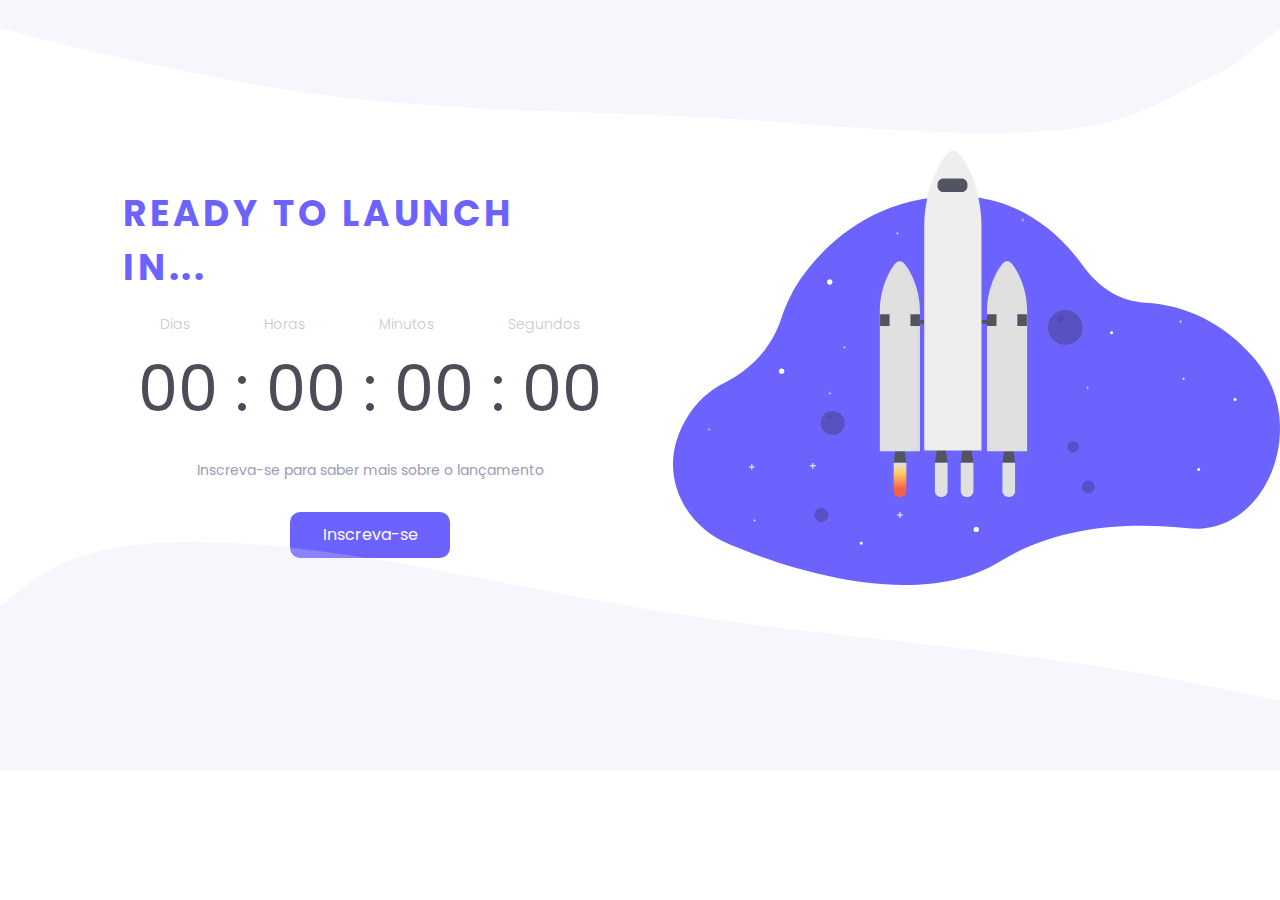
<file: Countdown/index.html>
<!DOCTYPE html>
<html lang="pt-br">

<head>
    <meta charset="UTF-8">
    <meta http-equiv="X-UA-Compatible" content="IE=edge">
    <meta name="viewport" content="width=device-width, initial-scale=1.0">
    <title>Countdown</title>
    <link rel="stylesheet" href="styles.css">

    <link rel="preconnect" href="https://fonts.googleapis.com">
    <link rel="preconnect" href="https://fonts.gstatic.com" crossorigin>
    <link href="https://fonts.googleapis.com/css2?family=Poppins:wght@300;400;500;700&display=swap" rel="stylesheet">
</head>

<body>
    <script src="scripts.js"></script>
    <header>
        <div><img src="assets/images/top-image.svg"></div>
    </header>
    <main>
        <section>
            <h1>Ready to launch in...</h1>
            <div class="divTimer">
                <ul>
                    <li>Dias</li>
                    <li>Horas</li>
                    <li>Minutos</li>
                    <li>Segundos</li>
                </ul>
                <p id="countdown">00 : 00 : 00 : 00</p>

                <p>Inscreva-se para saber mais sobre o lançamento</p>

                <input type="button" value="Inscreva-se" id="btnSubscribe">
            </div>
        </section>
        <section>
            <img src="assets/images/rocket.svg" alt="">
        </section>
    </main>
    <footer>
        <div><img src="assets/images/bottom-image.svg"></div>
    </footer>

</body>

</html>
</file>
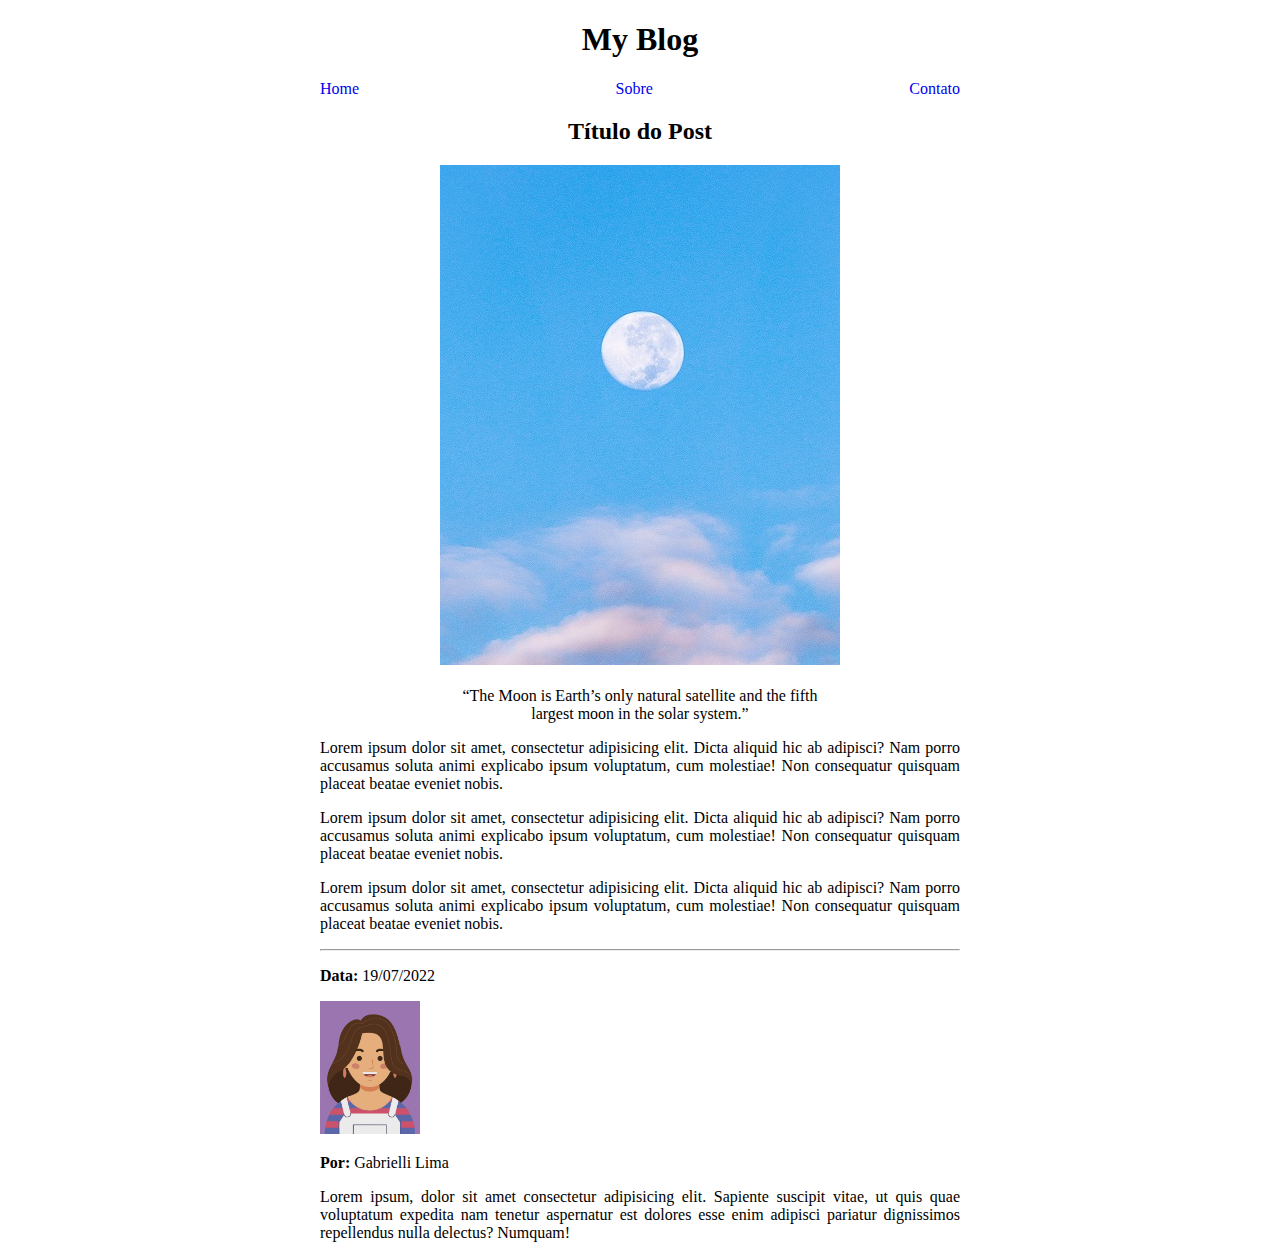
<file: Desafios HTML/blog-post.html>
<!DOCTYPE html>
<html lang="pt-br">

<head>
    <meta charset="UTF-8">
    <meta http-equiv="X-UA-Compatible" content="IE=edge">
    <meta name="viewport" content="width=device-width, initial-scale=1.0">
    <title>Blog Post</title>
    <link rel="stylesheet" type="text/css" href="../Desafios HTML/blogPost.css">
</head>
<!-- escreve sobre a lua!!! -->

<body>
    <div class="divCentro">
        <h1>My Blog</h1>
        <header>
            <a href="#">Home</a>
            <a href="#">Sobre</a>
            <a href="#">Contato</a>
        </header>

        <article>
            <h2>Título do Post</h2>
            <div id="imgeCitacao">
                <img src="./moon.jpg" alt="Imagem da lua">
                <br><br>
                <q cite="https://solarsystem.nasa.gov/moons/earths-moon/overview/">The Moon is Earth’s only natural
                    satellite and the fifth largest moon in the solar system.</q>
            </div>
            <p>Lorem ipsum dolor sit amet, consectetur adipisicing elit. Dicta aliquid hic ab adipisci? Nam porro
                accusamus soluta animi explicabo ipsum voluptatum, cum molestiae! Non consequatur quisquam placeat
                beatae eveniet nobis.</p>
            <p>Lorem ipsum dolor sit amet, consectetur adipisicing elit. Dicta aliquid hic ab adipisci? Nam porro
                accusamus soluta animi explicabo ipsum voluptatum, cum molestiae! Non consequatur quisquam placeat
                beatae eveniet nobis.</p>
            <p>Lorem ipsum dolor sit amet, consectetur adipisicing elit. Dicta aliquid hic ab adipisci? Nam porro
                accusamus soluta animi explicabo ipsum voluptatum, cum molestiae! Non consequatur quisquam placeat
                beatae eveniet nobis.</p>
            <hr>
            <aside>
                <p><b>Data: </b>19/07/2022</p>
                <img src="./icon.png" alt="Imagem de uma pessoa">
                <p><b>Por: </b>Gabrielli Lima</p>
                <p>Lorem ipsum, dolor sit amet consectetur adipisicing elit. Sapiente suscipit vitae, ut quis quae voluptatum expedita nam tenetur aspernatur est dolores esse enim adipisci pariatur dignissimos repellendus nulla delectus? Numquam!</p>
            </aside>
        </article>

    </div>
</body>

</html>
</file>
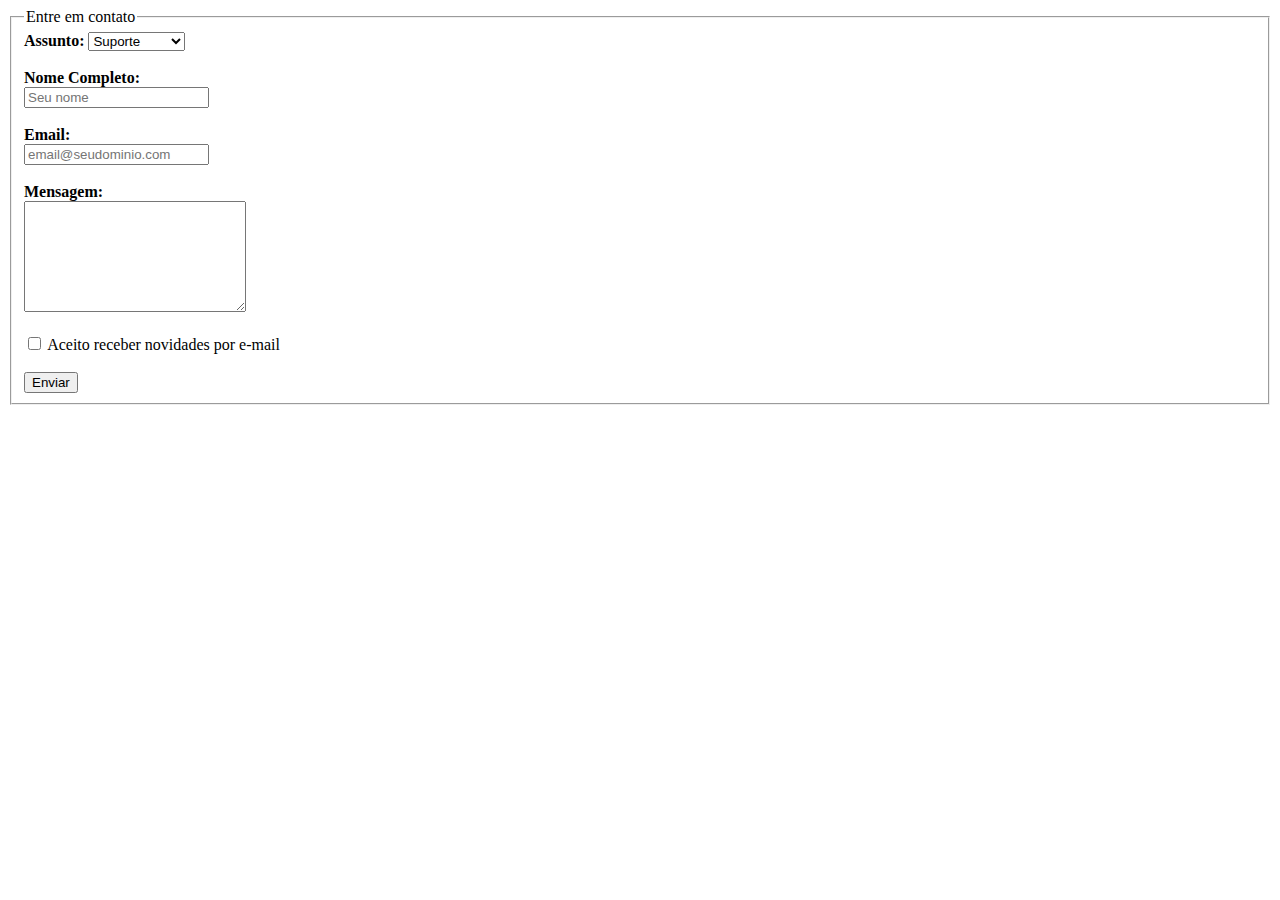
<file: Desafios HTML/formulario-de-contato.html>
<!DOCTYPE html>
<html lang="pt-br">

<head>
    <meta charset="UTF-8" />
    <meta http-equiv="X-UA-Compatible" content="IE=edge" />
    <meta name="viewport" content="width=device-width, initial-scale=1.0" />
    <title>Contato</title>

    <!-- para aplicar a todos os labels uma intensidade mais forte, exceto a um dos labels usando o seu id -->
    <style>
        label:not(#novidadesTxt){
            font-weight: 800;
        }
         
    </style>
</head>

<body>
    <form action="">
        <fieldset>
            <legend>Entre em contato</legend>

            <label for="assuntos">Assunto:</label>
            <select id="assuntos" name="assunto">
                <option value="suporte">Suporte</option>
                <option value="sugestao">Sugestão</option>
                <option value="reclamacao">Reclamação</option>
            </select>
            <br><br>
            <label for="nome">Nome Completo:</label>
            <br>
            <input type="text" name="nome" id="nome" placeholder="Seu nome">
            <br><br>
            <label for="email">Email:</label>
            <br>
            <input type="email" name="email" id="email" placeholder="email@seudominio.com">
            <br><br>
            <label for="mensagem">Mensagem:</label>
            <br>
            <textarea cols="25" rows="7" name="mensagem" id="mensagem" aria-label="Digite sua mensagem"></textarea>
            <br><br>
            <input type="checkbox" name="novidades" id="novidades">
            <label for="novidades" id="novidadesTxt">Aceito receber novidades por e-mail</label>
            <br><br>
            <button type="submit">Enviar</button>
        </fieldset>
    </form>
</body>

</html>
</file>
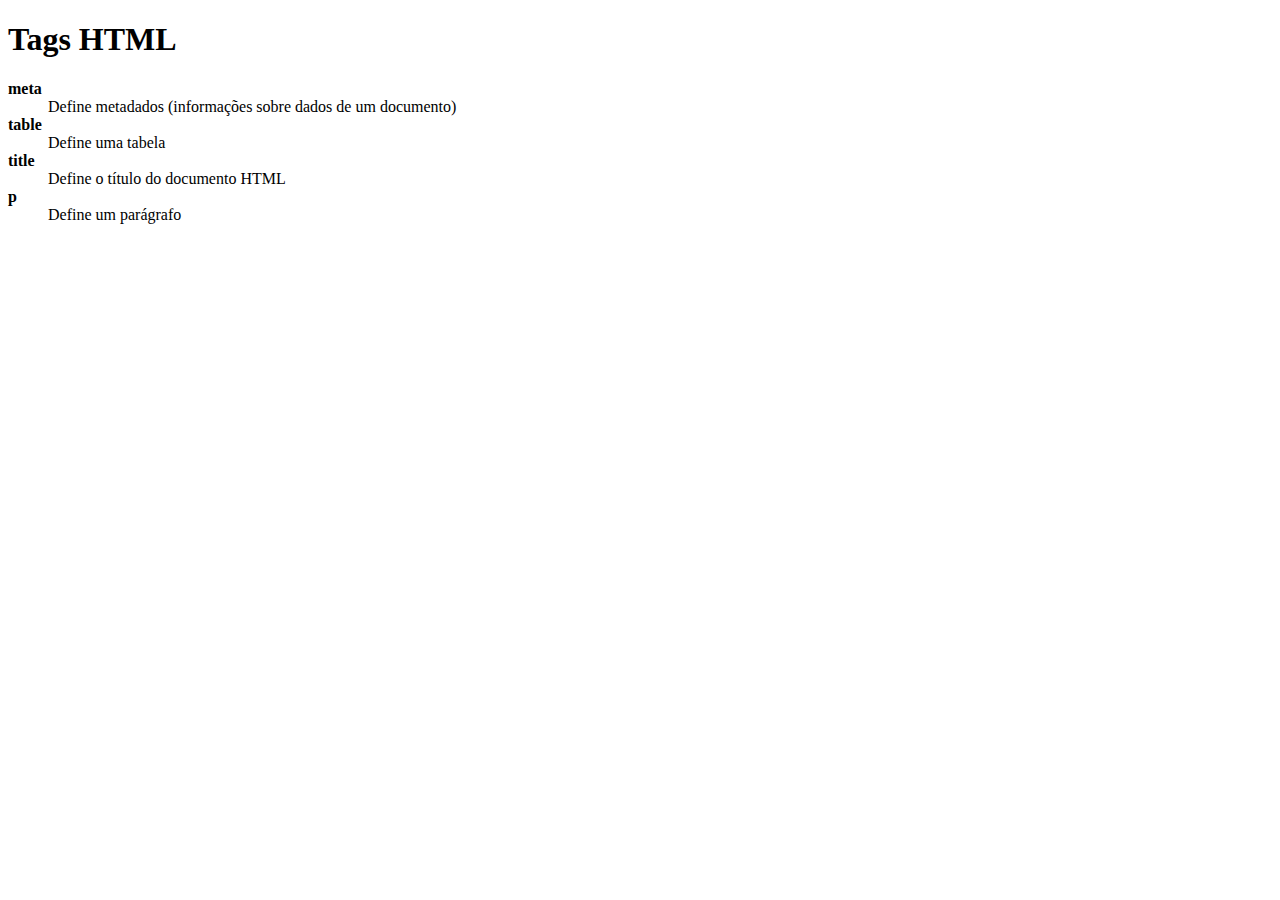
<file: Desafios HTML/glossary.html>
<!DOCTYPE html>
<html lang="en">
<head>
    <meta charset="UTF-8">
    <meta http-equiv="X-UA-Compatible" content="IE=edge">
    <meta name="viewport" content="width=device-width, initial-scale=1.0">
    <title>Glossário</title>
    <style>
        dt {
            font-weight: bold;
        }
    </style>
</head>
<body>
    <h1>Tags HTML</h1>
    <dl>
        <dt>meta</dt>
        <dd>Define metadados (informações sobre dados de um documento)</dd>

        <dt>table</dt>
        <dd>Define uma tabela</dd>

        <dt>title</dt>
        <dd>Define o título do documento HTML</dd>

        <dt>p</dt>
        <dd>Define um parágrafo</dd>
    </dl>
</body>
</html>
</file>
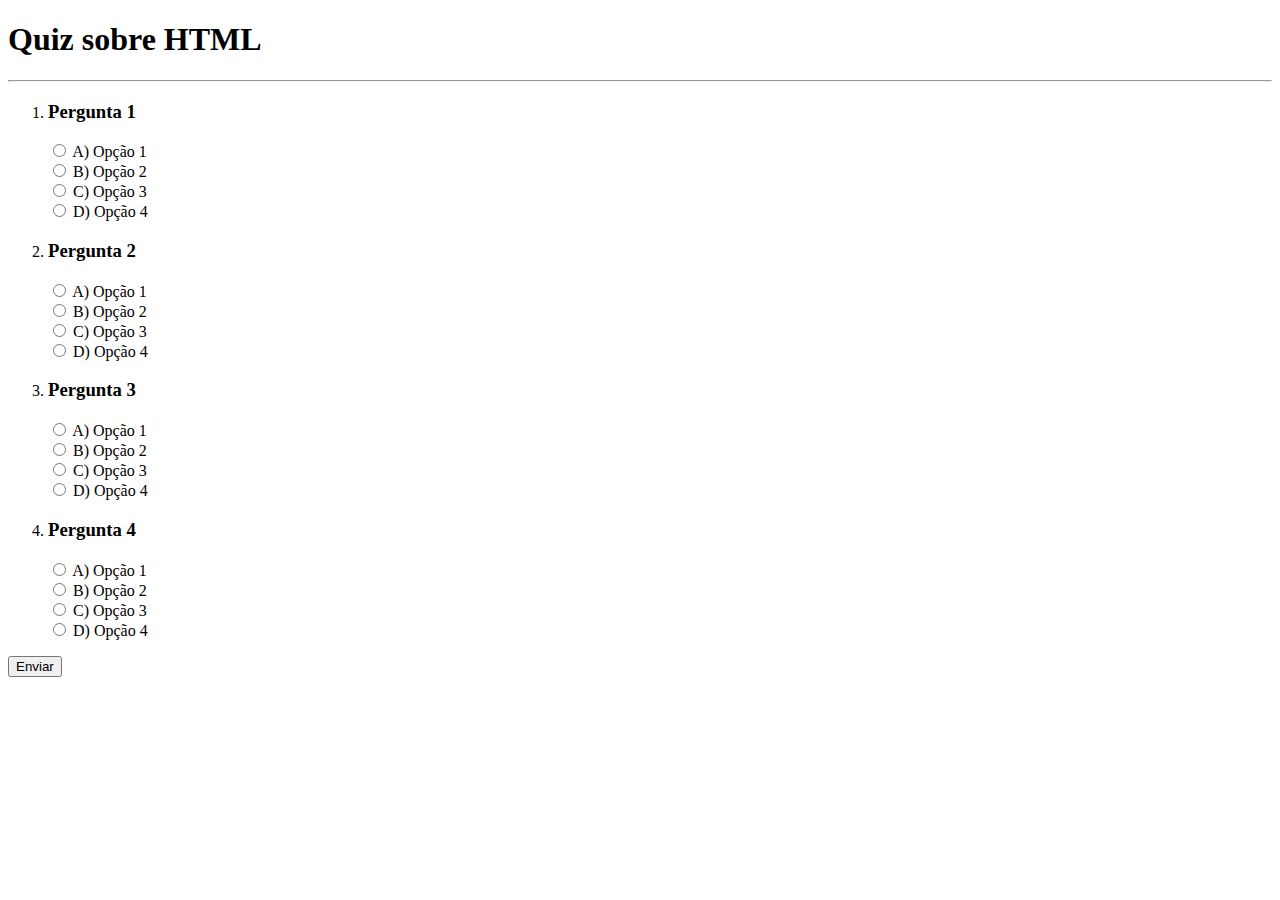
<file: Desafios HTML/quiz.html>
<!DOCTYPE html>
<html lang="pt-br">

<head>
    <meta charset="UTF-8">
    <meta http-equiv="X-UA-Compatible" content="IE=edge">
    <meta name="viewport" content="width=device-width, initial-scale=1.0">
    <title>Quiz</title>
</head>

<body>
    <h1>Quiz sobre HTML</h1>
    <hr>
    <form action="">
        <ol>
            <li>
                <h3>Pergunta 1</h3>
                <div>
                    <input type="radio" name="pergunta1" id="pergunta1A">
                    <label for="">A) Opção 1</label>
                </div>
                <div>
                    <input type="radio" name="pergunta1" id="pergunta1B">
                    <label for="">B) Opção 2</label>
                </div>
                <div>
                    <input type="radio" name="pergunta1" id="pergunta1C">
                    <label for="">C) Opção 3</label>
                </div>
                <div>
                    <input type="radio" name="pergunta1" id="pergunta1D">
                    <label for="">D) Opção 4</label>
                </div>
            </li>
            <li>
                <h3>Pergunta 2</h3>
                <div>
                    <input type="radio" name="pergunta2" id="pergunta2A">
                    <label for="">A) Opção 1</label>
                </div>
                <div>
                    <input type="radio" name="pergunta2" id="pergunta2B">
                    <label for="">B) Opção 2</label>
                </div>
                <div>
                    <input type="radio" name="pergunta2" id="pergunta2C">
                    <label for="">C) Opção 3</label>
                </div>
                <div>
                    <input type="radio" name="pergunta2" id="pergunta2D">
                    <label for="">D) Opção 4</label>
                </div>
            </li>
            <li>
                <h3>Pergunta 3</h3>
                <div>
                    <input type="radio" name="pergunta3" id="pergunta3A">
                    <label for="">A) Opção 1</label>
                </div>
                <div>
                    <input type="radio" name="pergunta3" id="pergunta3B">
                    <label for="">B) Opção 2</label>
                </div>
                <div>
                    <input type="radio" name="pergunta3" id="pergunta3C">
                    <label for="">C) Opção 3</label>
                </div>
                <div>
                    <input type="radio" name="pergunta3" id="pergunta3D">
                    <label for="">D) Opção 4</label>
                </div>
            </li>
            <li>
                <h3>Pergunta 4</h3>
                <div>
                    <input type="radio" name="pergunta4" id="pergunta4A">
                    <label for="">A) Opção 1</label>
                </div>
                <div>
                    <input type="radio" name="pergunta4" id="pergunta4B">
                    <label for="">B) Opção 2</label>
                </div>
                <div>
                    <input type="radio" name="pergunta4" id="pergunta4C">
                    <label for="">C) Opção 3</label>
                </div>
                <div>
                    <input type="radio" name="pergunta4" id="pergunta4D">
                    <label for="">D) Opção 4</label>
                </div>
            </li>
        </ol>
        <button type="submit">Enviar</button>
    </form>
</body>

</html>
</file>
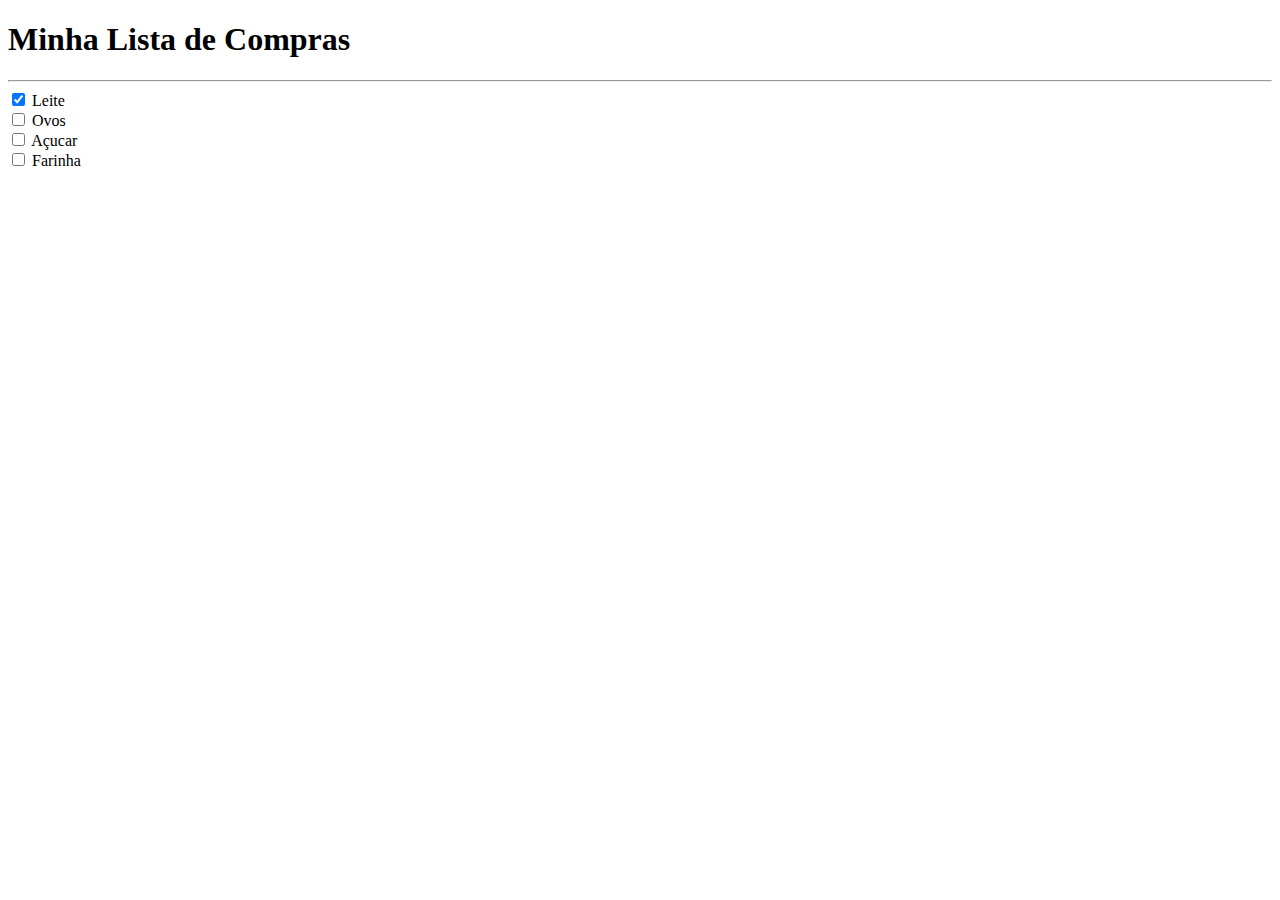
<file: Desafios HTML/shopping-list.html>
<!DOCTYPE html>
<html lang="pt-br">

<head>
    <meta charset="UTF-8">
    <meta http-equiv="X-UA-Compatible" content="IE=edge">
    <meta name="viewport" content="width=device-width, initial-scale=1.0">
    <title>Lista de Compras</title>
</head>

<body>
    <h1>Minha Lista de Compras</h1>
    <hr>
    <input type="checkbox" name="leite" id="leite" checked>
    <label for="leite">Leite</label>
    <br>
    <input type="checkbox" name="ovos" id="ovos">
    <label for="ovos">Ovos</label>
    <br>
    <input type="checkbox" name="acucar" id="acucar">
    <label for="acucar">Açucar</label>
    <br>
    <input type="checkbox" name="farinha" id="farinha">
    <label for="farinha">Farinha</label>
</body>

</html>
</file>
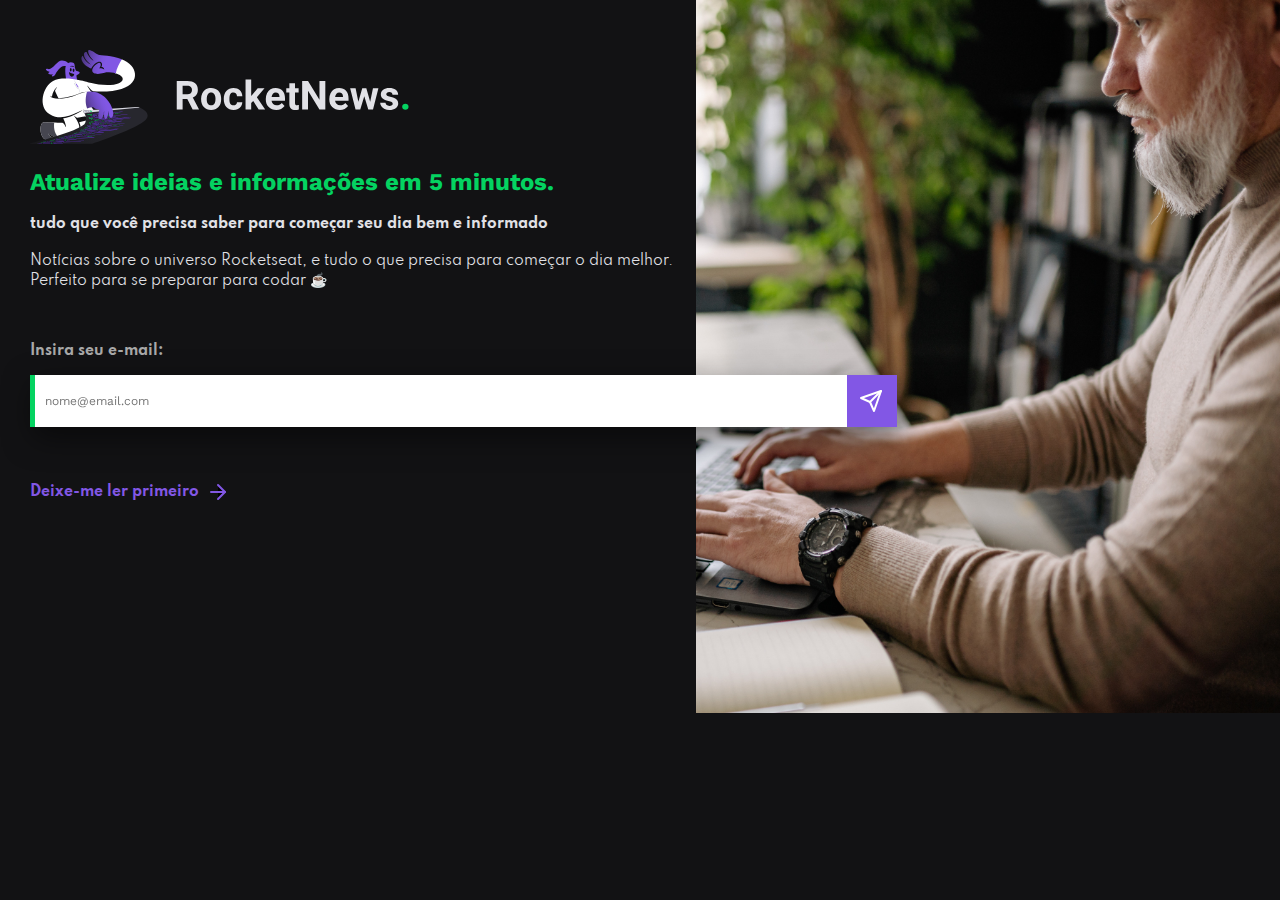
<file: RocketNews/rocketNews.html>
<!DOCTYPE html>
<html lang="pt-br">

<head>
    <meta charset="UTF-8">
    <meta http-equiv="X-UA-Compatible" content="IE=edge">
    <meta name="viewport" content="width=device-width, initial-scale=1.0">
    <title>RocketNews</title>
    <link rel="stylesheet" type="text/css" href="./rocketNewsStyle.css">

    <link rel="preconnect" href="https://fonts.gstatic.com" crossorigin>
    <link href="https://fonts.googleapis.com/css2?family=Work+Sans:wght@400;500;700&display=swap" rel="stylesheet">

    <script>
        function btEnviar(){
            alert("Enviado")
        }
    </script>
</head>

<body>
    <div class="divPrincipal">
        <img src="./logo.svg" alt="Logo RocketNews">
        <h2>Atualize ideias e informações em 5 minutos.</h2>
        <h4>tudo que você precisa saber para começar seu dia bem e informado</h4>
        <p>Notícias sobre o universo Rocketseat, e tudo o que precisa para começar o dia melhor.
            <br> Perfeito para se preparar para codar ☕</p>

        <form action="">
            <label for="email">Insira seu e-mail:</label>
            <br>
            <div class="emailInput">
                <div class="retanguloVerde"></div>
                <input type="email" name="email" id="email" placeholder="nome@email.com">
                <button type="submit" onclick="btEnviar()"></button>
            </div>
        </form>

        <div class="linkLer">
            <a href="#">Deixe-me ler primeiro</a>
            <img src="./arrow-right.svg">
        </div>
    </div>
    
    <div class="imgLateral">
        <img src="./read_news.jpg">
    </div>

</body>
</html>
</file>
<file: Countdown/styles.css>
* {
    margin: 0;
    padding: 0;
}

body {
    background-color: white;
    background-position: top center;
    background-size: 100% auto;
    position: relative;
}

body * {
    font-family: 'Poppins';
    font-style: normal;
}

header {
    position: relative;
    width: 1366px;
    height: 133px;
    left: 0px;
    top: 0px;
}

footer {
    position: absolute;
    width: 1366px;
    height: 229px;
    left: 0px;
    top: 542px;
}

main {
    display: flex;
    width: auto;
}

main section:nth-child(1) {
    margin-left: 123px;
    margin-top: 54px;
    width: 494px;
    display: inline-block;
}

main section:nth-child(2) {
    display: inline-block;
    flex-direction: column;
    margin-top: 17px;
    margin-left: 82px;
}

section img {
    width: 607px;
    height: 435px;
}

h1 {
    font-weight: 700;
    font-size: 36px;
    line-height: 54px;
    letter-spacing: 0.105em;
    text-transform: uppercase;

    color: #6C63FF;
}

.divTimer {
    position: absolute;
    width: 494px;
    height: 99px;
}

ul {
    list-style: none;
}

section ul {
    display: flex;
    justify-content: space-around;
    margin-top: 19px;
    font-weight: 300;
    font-size: 14px;
    line-height: 21px;
    text-transform: capitalize;
    color: #C8C8C8;
}

#countdown {
    margin-top: 0;
    width: 494px;
    height: 79px;

    font-weight: 400;
    font-size: 4em;
    line-height: 108px;

    color: #4D4C59;

    display: flex;
    justify-content: center;
}

p {
    display: flex;
    justify-content: center;
    font-weight: 400;
    font-size: 14px;
    line-height: 21px;
    color: #9C9AB6;
    margin-top: 46px;
}

input[type=button] {
    width: 160px;
    height: 46px;
    text-align: center;
    margin: 31px auto auto;
    display: flex;
    justify-content: center;

    font-family: 'Poppins';
    font-weight: 400;
    font-size: 16px;
    line-height: 24px;

    background: #6C63FF;
    border-radius: 10px;
    border: none;
    color: #FFFFFF;
}
</file>
<file: Desafios HTML/blogPost.css>
body {
    margin: 0;
}

.divCentro {
    width: 50%;
    margin: 0 auto;
    display: block;
    text-align: center;
    align-items: center;
    position: relative;
}

header {
    display: flex;
    justify-content: space-between;
}

a {
    text-decoration: none;
}

h2{
    text-align: center;
}

#imgeCitacao {
    text-align: center;
    object-fit: contain;
    max-width: 400px;
    margin: auto;
}

#imgeCitacao img{
    width: 100%;
}

article{
    margin: 1em 0;
    text-align: justify;
}

aside img{
    background-color: #9B75B0;
    width: 100px;
}
</file>
<file: RocketNews/rocketNewsStyle.css>
:root {
    --body-bg-color: #121214;
    --text-color: #E1E1E6;
    --title-color: #04D361;
    --form-color: #A8A8A8;
    --bg-button-color: #8257e5;
}

@font-face {
    font-family: 'Spartan';
    src: url('spartan-cufonfonts/Spartan-Bold.ttf');
    font-weight: 700;
}

@font-face {
    font-family: 'Spartan';
    src: url('spartan-cufonfonts/Spartan-Regular.ttf');
    font-weight: 400;
}

body {
    background-color: #121214;
    margin: 0;
}

.divPrincipal {
    width: 52%;
    height: 680px;
    left: 0px;
    top: 0px;
    display: block;
    position: absolute;
    margin-left: 30px;
    padding-top: 50px;
    color: #E1E1E6;
    font-style: normal;
    z-index: 1;
    background-color: #121214;
    text-align: left;
}

.divPrincipal img {
    width: 390px;
}

h2 {
    font-family: 'Work Sans';
    font-weight: 700;
    font-size: 24px;
    line-height: 28px;
    color: #04D361;
}

h4 {
    font-family: 'Spartan';
    font-weight: 700;
    font-size: 14px;
    line-height: 16px;
}

p {
    font-family: 'Spartan';
    font-weight: 400;
    font-size: 14px;
    line-height: 20px;
}

form {
    margin-top: 50px;
}

label {
    font-family: 'Spartan';
    font-weight: 700;
    font-size: 14px;
    color: #A8A8A8;
}


.emailInput {
    position: absolute;
    display: flex;
    margin-top: 15px;
    filter: drop-shadow(4px 10px 15px rgba(0, 0, 0, 0.5));
}

.retanguloVerde {
    background-color: #04D361;
    width: 5px;
}

input[type=email] {
    width: 800px;
    height: 50px;
    font-family: 'Work Sans';
    font-style: normal;
    font-weight: 400;
    font-size: 12px;
    line-height: 14px;
    padding-left: 10px;
    border: 0;
}

button {
    background-image: url('./send.svg');
    width: 50px;
    background-repeat: no-repeat;
    background-color: #8257e5;
    background-position: 45%;
    border: 0;
}


.linkLer {
    margin-top: 120px;
}

a {
    font-family: 'Spartan';
    font-size: 14px;
    font-weight: 700;
    color: #8257e5;
    text-decoration: none;
    line-height: 24px;
}

.linkLer img {
    width: 24px;
    height: 24px;
    position: absolute;
    margin-left: 7px;
}

.imgLateral {
    left: 279px;
    position: absolute;
}

.imgLateral img {
    width: 1070px;
}
</file>
